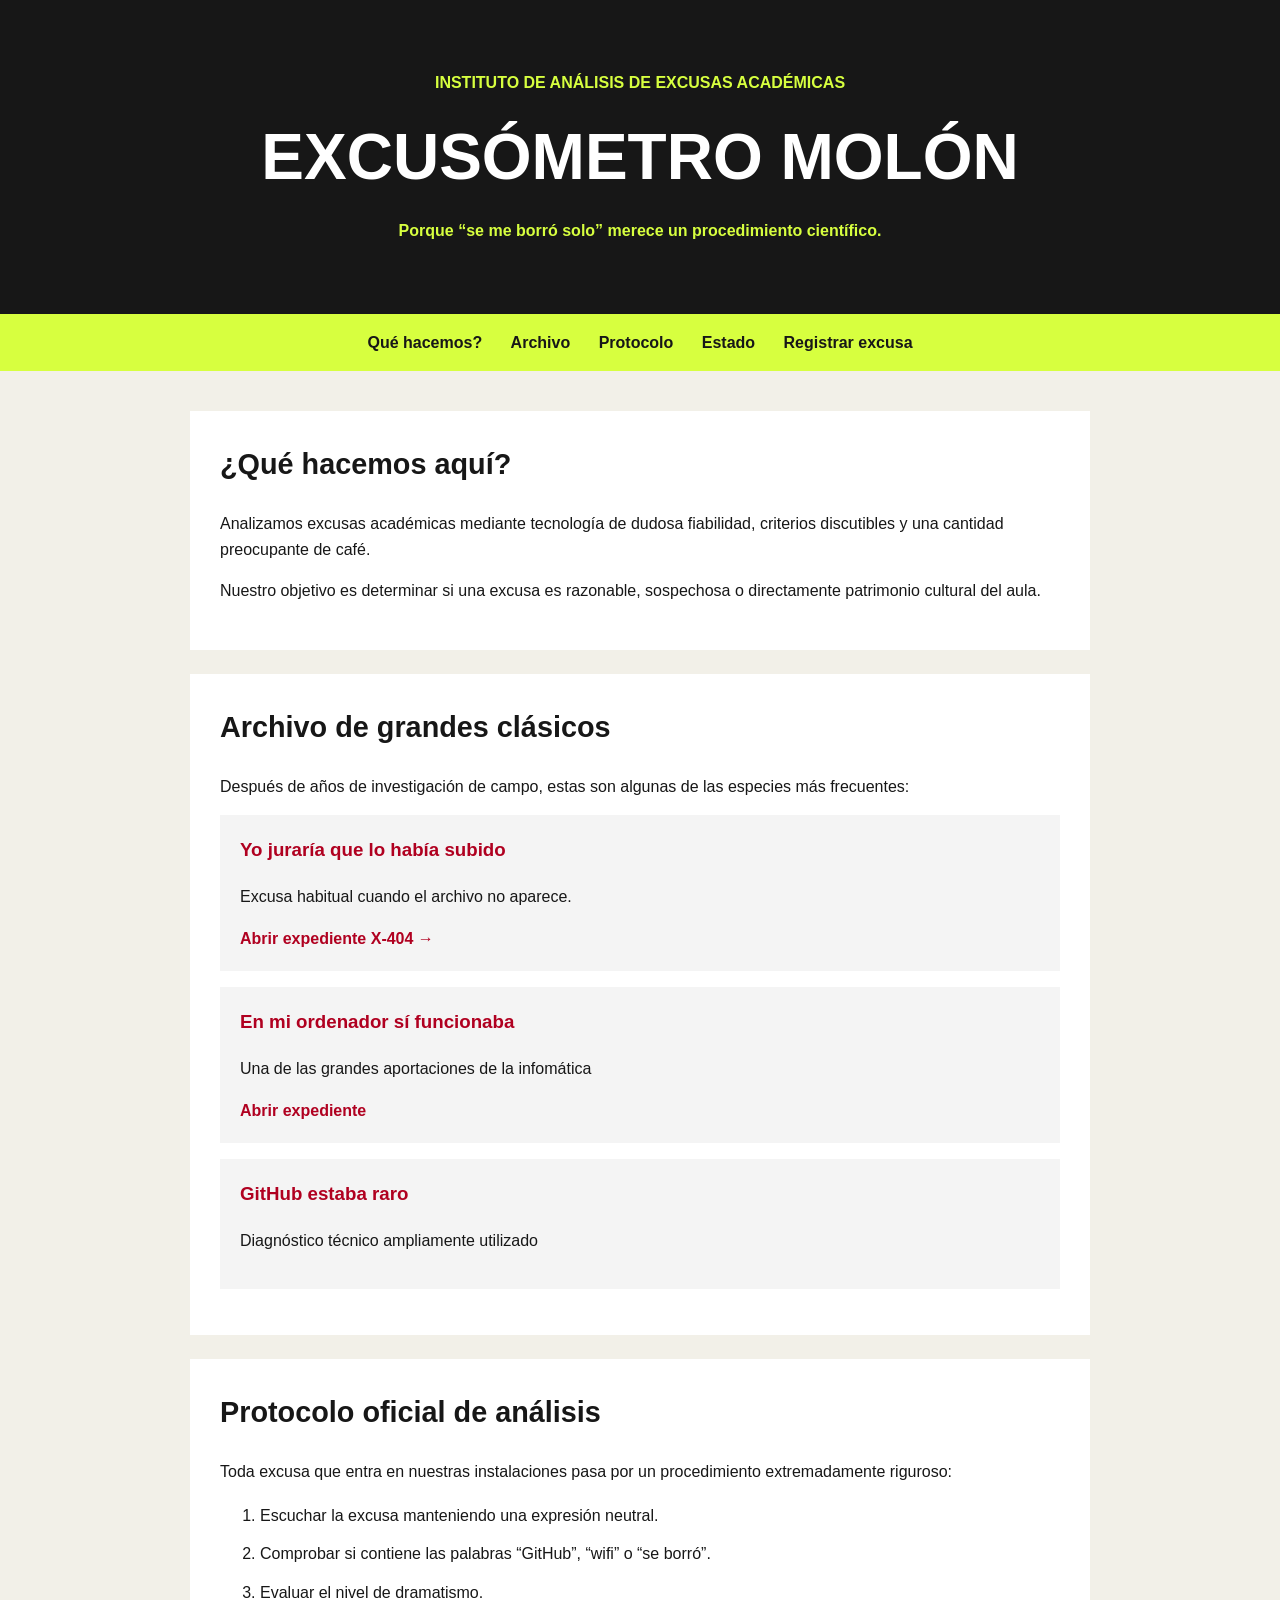
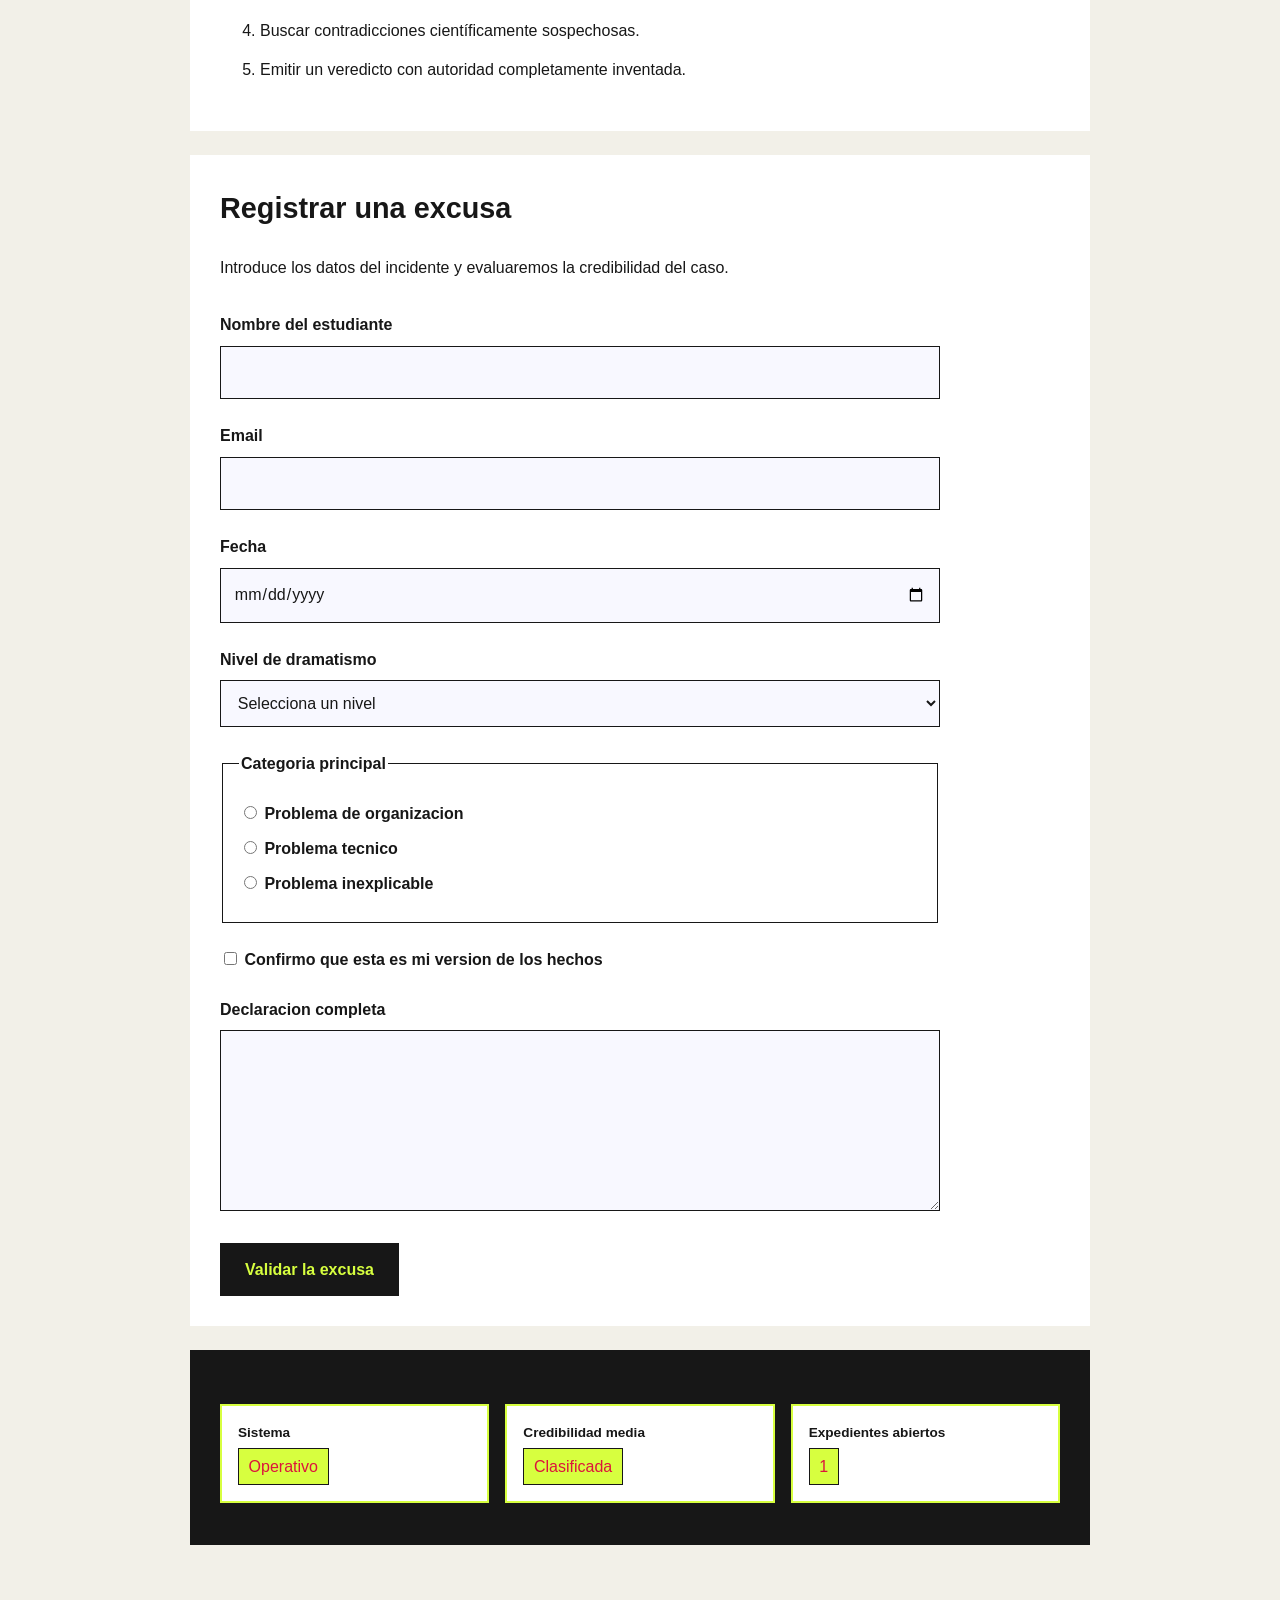
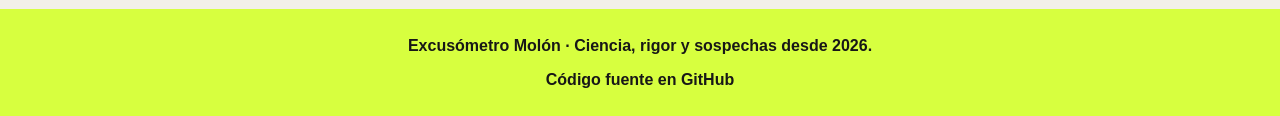
<file: index.html>
<!DOCTYPE html>
<html lang="es">

<head>
    <meta charset="UTF-8">
    <meta name="viewport" content="width=device-width, initial-scale=1.0">
    <meta name="description" content="Sistema experimental para analizar excusas académicas de dudosa credibilidad">
    <meta name="keywords" content="excusas, estudiantes, detector, excusómetro">
    <title>Excusómetro Molón</title>
    <link rel="stylesheet" href="estilos.css">
</head>

<body>

    <header>
        <p>INSTITUTO DE ANÁLISIS DE EXCUSAS ACADÉMICAS</p>
        <h1>EXCUSÓMETRO MOLÓN</h1>
        <p>Porque “se me borró solo” merece un procedimiento científico.</p>
    </header>

    <nav>
        <a href="#que-hacemos">Qué hacemos?</a>
        <a href="#archivo">Archivo</a>
        <a href="#protocolo">Protocolo</a>
        <a href="#estado">Estado</a>
        <a href="#registro">Registrar excusa</a>
    </nav>

    <main>

        <section id="que-hacemos">
            <h2>¿Qué hacemos aquí?</h2>

            <p>
                Analizamos excusas académicas mediante tecnología de dudosa fiabilidad,
                criterios discutibles y una cantidad preocupante de café.
            </p>

            <p>
                Nuestro objetivo es determinar si una excusa es razonable, sospechosa
                o directamente patrimonio cultural del aula.
            </p>
        </section>

        <section id="archivo">
            <h2>Archivo de grandes clásicos</h2>

            <p>
                Después de años de investigación de campo, estas son algunas de las
                especies más frecuentes:
            </p>

            <article class="excusa">
                <h3>Yo juraría que lo había subido</h3>

                <p>
                    Excusa habitual cuando el archivo no aparece.
                </p>

                <a href="paginas/expediente.html">
                    Abrir expediente X-404 →
                </a>
            </article>
            <article class="excusa">
                <h3>En mi ordenador sí funcionaba</h3>
                <p>Una de las grandes aportaciones de la infomática</p>
                <a href="paginas/expediente.html">Abrir expediente</a>
            </article>
            <article class="excusa">
                <h3>GitHub estaba raro</h3>
                <p>Diagnóstico técnico ampliamente utilizado </p>
            </article>
        </section>

        <section id="protocolo">
            <h2>Protocolo oficial de análisis</h2>

            <p>
                Toda excusa que entra en nuestras instalaciones pasa por un
                procedimiento extremadamente riguroso:
            </p>

            <ol>
                <li>Escuchar la excusa manteniendo una expresión neutral.</li>
                <li>Comprobar si contiene las palabras “GitHub”, “wifi” o “se borró”.</li>
                <li>Evaluar el nivel de dramatismo.</li>
                <li>Buscar contradicciones científicamente sospechosas.</li>
                <li>Emitir un veredicto con autoridad completamente inventada.</li>
            </ol>
        </section>


        <section id="registro">
            <h2> Registrar una excusa </h2>
            <p> Introduce los datos del incidente y evaluaremos la credibilidad del caso.</p>
            <form action=" " class="form-excusa">
                <div class="campo">
                    <label for="nombre">Nombre del estudiante</label>
                    <input type="text" required minlength="2" maxlength="50" id="nombre">
                </div>
                <div class="campo">
                    <label for="email">Email</label>
                    <input type="email" required id="email">
                </div>
                <div class="campo">
                    <label for="fecha">Fecha</label>
                    <input type="date" id="fecha" required>
                </div>
                <div class="campo">
                    <label for="drama">Nivel de dramatismo</label>
                    <select name="drama" id="drama" required>
                        <option value=""> Selecciona un nivel</option>
                        <option value="bajo"> Bajo </option>
                        <option value="medio"> Medio </option>
                        <option value="alto"> Alto </option>
                    </select>
                </div>
                <fieldset class="campo">
                    <legend> Categoria principal</legend>
                    <label for="">
                        <input type="radio" name="categoria" value="organizacion" required>
                        Problema de organizacion
                    </label>
                    <label for="">
                        <input type="radio" name="categoria" value="tecnica" required>
                        Problema tecnico
                    </label>
                    <label for="">
                        <input type="radio" name="categoria" value="inexplicable" required>
                        Problema inexplicable
                    </label>
                </fieldset>
                <div class="campo campo-check">
                    <label for="">
                        <input type="checkbox" name="declaracion" required> Confirmo que esta es mi version de los
                        hechos
                    </label>
                </div>
                <div class="campo">
                    <label for="excusa">Declaracion completa</label>
                    <textarea id="excusa" rows="6" minlenght="20" maxlenght="200" required></textarea>
                </div>
                <button type="submit">Validar la excusa</button>
            </form>
        </section>


        <section id="estado">
            <div class="panel-estado">
                <div class="dato-estado">
                    <span class="etiqueta">Sistema</span>
                    <span class="valor">Operativo</span>
                </div>
                <div class="dato-estado">
                    <span class="etiqueta">Credibilidad media</span>
                    <span class="valor">Clasificada</span>
                </div>
                <div class="dato-estado">
                    <span class="etiqueta">Expedientes abiertos</span>
                    <span class="valor">1</span>
                </div>
            </div>
            <!-- <h2>Estado actual del sistema</h2>

            <p>
                OPERATIVO · Preparado para recibir nuevas excusas.
            </p>

            <p>
                Índice de credibilidad medio del trimestre: información clasificada.
            </p> -->
        </section>

    </main>

    <footer>
        <p>Excusómetro Molón · Ciencia, rigor y sospechas desde 2026.</p>

        <a href="https://github.com/jmartinez1208/EduardoJavier_Excusometro" target="_blank">
            Código fuente en GitHub
        </a>
    </footer>

</body>

</html>
</file>
<file: estilos.css>
body {
    font-family: Arial, Helvetica, sans-serif;
    margin: 0;
    background-color: #f2f0e8;
    color: #171717;
    font-size: 16px;
    line-height: 1.6;
}

header {
    background-color: #171717;
    color: #f2f0e8;
    text-align: center;
    padding: 60px 30px;
}

header p {
    color: #d7ff3f;
    font-size: 1rem;
    font-weight: 700;
    margin: 10px 0;
}

h1 {
    color: #ffffff;
    font-size: 4rem;
    font-weight: 700;
    margin: 10px 0;
}

nav {
    background-color: #d7ff3f;
    text-align: center;
    padding: 16px;
}

nav a {
    color: #171717;
    font-weight: 700;
    text-decoration: none;
    margin: 0 12px;
}

nav a:hover {
    color: crimson;
}

main {
    max-width: 900px;
    margin: auto;
    padding: 40px 30px;
}

section {
    background-color: #ffffff;
    margin-bottom: 24px;
    padding: 30px;
}

h2 {
    color: #171717;
    font-size: 1.8rem;
    font-weight: 700;
    margin-top: 0;
}

p {
    margin-bottom: 16px;
}

.excusa {
    background-color: #f4f4f4;
    padding: 20px;
    margin-bottom: 16px;
}

.excusa h3 {
    color: #b00020;
    margin-top: 0;
}

#estado {
    background-color: #171717;
    color: ghostwhite;
}

#estado h2 {
    color: ghostwhite;
}

ul {
    line-height: 1.9;
}

ol {
    line-height: 1.9;
}

li {
    margin-bottom: 8px;
}

footer {
    background-color: #d7ff3f;
    color: #171717;
    text-align: center;
    padding: 24px;
}

footer p {
    font-weight: 700;
    margin: 0;
}

main a {
    color: #b00020;
    font-weight: 700;
    text-decoration: none;
}

main a:hover {
    text-decoration: underline;
}

.volver {
    margin-top: 30px;
}

footer a {
    display: inline-block;
    margin-top: 8px;
    color: #171717;
    font-weight: 700;
    text-decoration: none;
}

footer a:hover {
    text-decoration: underline;
}

.expediente header {
    background-image: url("img/fondo-expediente.jpg");
    background-size: cover;
    background-position: center;
}

.evidencia {
    background-color: #cecbcb;
    padding: 1em;
    margin: 1.5em 0;
    /* border-width: 0.15em;
    border-style: solid;
    border-color: #171717; */
    border: 0.15em solid #171717;
}

.evidencias img {
    max-width: 100%;
    display: block;
}

.evidencia figcaption {
    margin-top: 0.75em;
    font-size: 0.9em;
    font-weight: 700;
}

.panel-estado {
    margin-top: 1.5em;
    display: flex;
    gap: 1em;
    /* justify-content: space-around; */
}

.dato-estado {
    background-color: #ffffff;
    color: #171717;
    padding: 1em;
    margin-bottom: 0.75em;
    border: 0.15em solid #d7ff3f;
    /* width: 100%; */
    flex: 1;
    box-sizing: border-box;
}

.etiqueta {
    font-weight: 700;
    display: block;
    font-size: 0.85em;
    margin-bottom: .3em;
}

.valor {
    color: crimson;
    display: inline-block;
    background-color: #d7ff3f;
    padding: .3em .6em;
    border: 0.1em solid #171717;
}

.nivel-credibilidad {
    display: inline-block;
    background-color: crimson;
    color: #ffffff;
    padding: .3em .6em;
    margin-left: .3em;
}

.grid-evidencias {
    display: grid;
    /* grid-template-columns: 1fr 1fr; */
    grid-template-columns: repeat(2, 1fr);
    gap: 1em;
}

.form-excusa {
    margin-top: 2em;
    max-width: 45em;
}

.campo {
    margin-bottom: 1.5em;
}

.campo>label,
fieldset>legend {
    display: block;
    margin-bottom: 0.5em;
    font-weight: bold;
}

input[type="text"],
input[type="email"],
input[type="date"],
select,
textarea {
    width: 100%;
    box-sizing: border-box;
    padding: 0.8em;
    background-color: ghostwhite;
    color: #171717;
    border: 0.12em solid #171717;
    font: inherit;

}

textarea {
    resize: vertical;
}

input:focus,
select:focus,
textarea:focus {
    outline: 0.2em solid #d7ff3f;
    outline-offset: 0.15em;
}

fieldset.campo {
    border: 0.12em solid #171717;
    padding: 1em;
}

fieldset.campo label {
    display: block;
    margin-bottom: 0.6em;
}

.form-excusa button {
    display: inline-block;
    padding: 0.8em 1.5em;
    background-color: #171717;
    color:#d7ff3f;
    border: 0.12em solid #171717;
    font: inherit;
    font-weight: bold;
    cursor: pointer;
}
</file>
